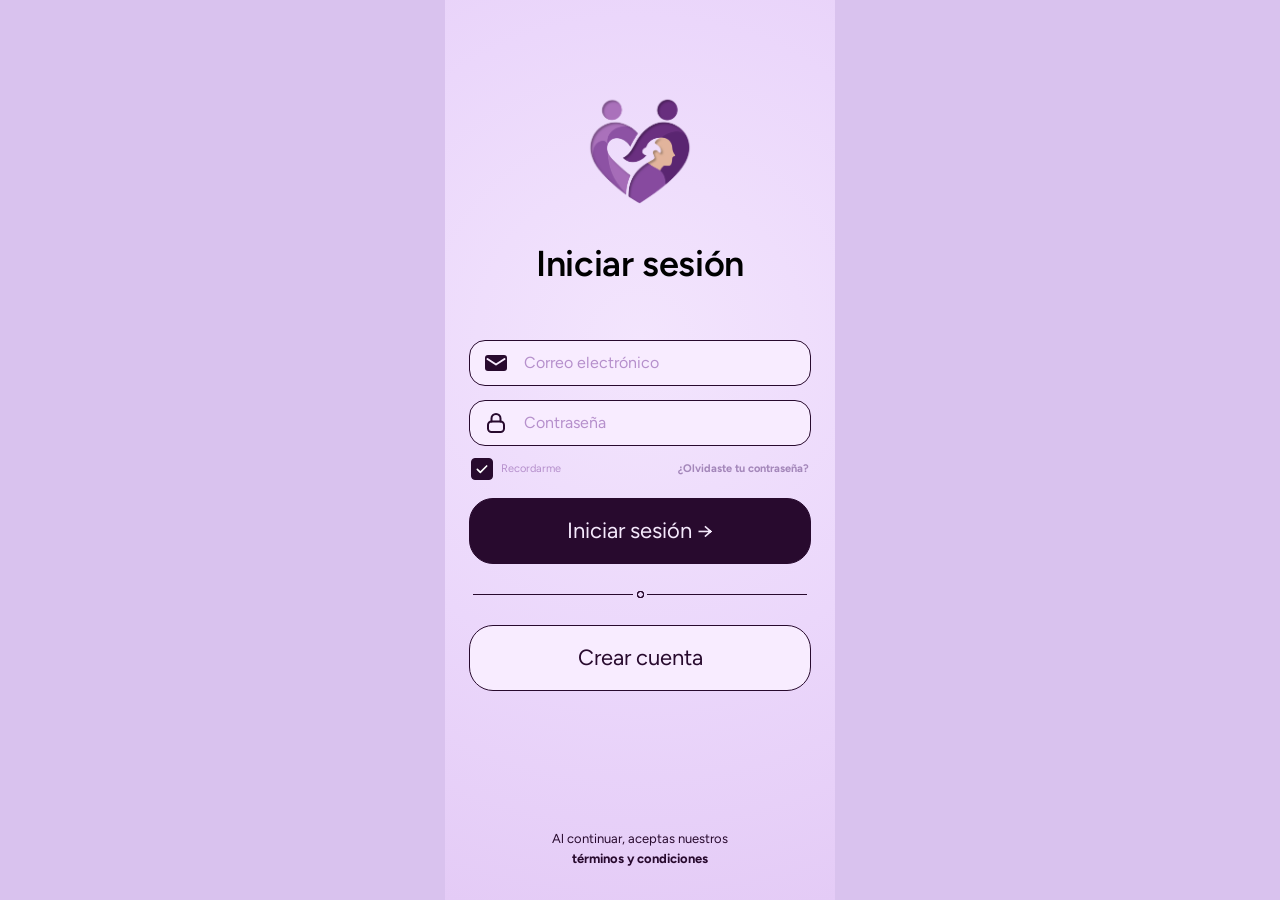
<file: index.html>
<!DOCTYPE html>
<html lang="es">

<head>
    <meta charset="UTF-8">
    <meta name="viewport" content="width=device-width, initial-scale=1">
    <title>Acompañando</title>
    <link rel="stylesheet" href="./css/style.css">
</head>

<body>

    <main id="login">

        <!-- Logo + título -->
        <header>
            <img src="img/ChatGPT Image 7 sept 2026, 08_02_53 p.m..png" alt="Logo de la app">
            <h1>Iniciar sesión</h1>
        </header>

        <!-- Formulario -->
        <section>
            <div>
                <label for="correo">Correo electrónico</label>
                <input type="email" id="correo" name="correo" placeholder="Correo electrónico" autocomplete="email">
            </div>

            <div>
                <label for="contrasena">Contraseña</label>
                <input type="password" id="contrasena" name="contrasena" placeholder="Contraseña"
                    autocomplete="current-password">
            </div>

            <div>
                <input type="checkbox" id="recordarme" name="recordarme" checked>
                <label for="recordarme">Recordarme</label>
                <a href="recuperar.html">¿Olvidaste tu contraseña?</a>
            </div>

            <a href="./html/home.html"><button type="button">Iniciar sesión →</button></a>

            <hr>

            <a href="./html/singup.html"><button type="button">Crear cuenta</button></a>
        </section>

        <!-- Términos -->
        <footer>
            <p>Al continuar, aceptas nuestros <a href="./html/terminos.html">términos y condiciones</a></p>
        </footer>

    </main>

</body>

</html>
</file>
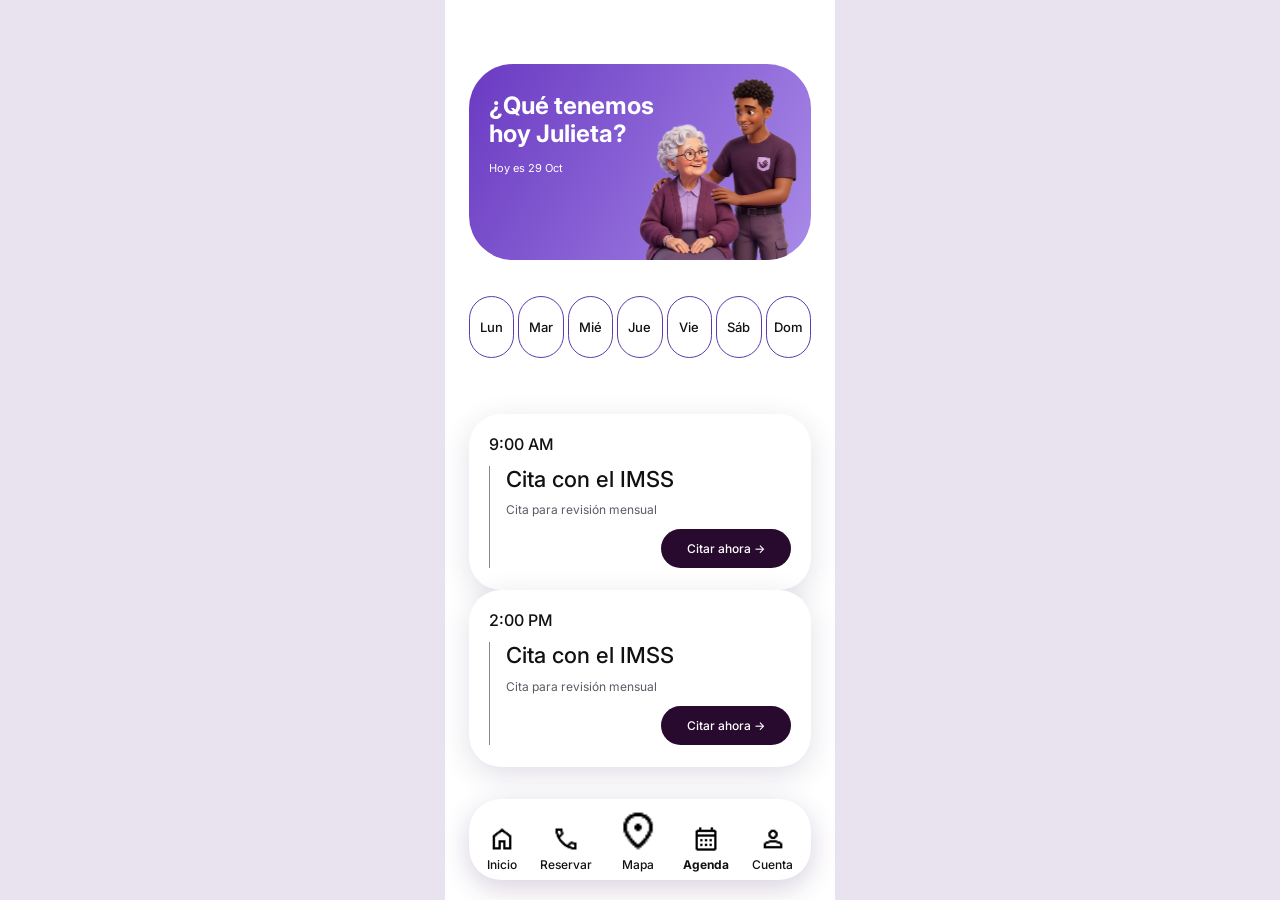
<file: html/agenda.html>
<!DOCTYPE html>
<html lang="es">
<head>
  <meta charset="UTF-8">
  <meta name="viewport" content="width=device-width, initial-scale=1">
  <title>Agenda</title>
  <link rel="stylesheet" href="../css/agenda.css">
</head>
<body>

  <main id="agenda">

    <!-- Banner -->
    <header>
      <div>
        <h1>¿Qué tenemos hoy Julieta?</h1>
        <p>Hoy es 29 Oct</p>
      </div>
      <img src="../img/Gemini_Generated_Image_pz3wopz3wopz3wop.png" alt="Ilustración de un ayudante acompañando a una adulta mayor">
    </header>

    <!-- Selector de días de la semana -->
    <section id="dias">
      <h2>Días de la semana</h2>
      <ul>
        <li><button type="button">Lun</button></li>
        <li><button type="button">Mar</button></li>
        <li><button type="button">Mié</button></li>
        <li><button type="button">Jue</button></li>
        <li><button type="button">Vie</button></li>
        <li><button type="button">Sáb</button></li>
        <li><button type="button">Dom</button></li>
      </ul>
    </section>

    <!-- Citas del día -->
    <section id="citas">
      <h2>Citas del día</h2>

      <article>
        <time datetime="09:00">9:00 AM</time>
        <div>
          <h3>Cita con el IMSS</h3>
          <p>Cita para revisión mensual</p>
          <a href="/html/cita.html"><button type="button">Citar ahora →</button></a>
        </div>
      </article>

        <article>
            <time datetime="14:00">2:00 PM</time>
            <div>
            <h3>Cita con el IMSS</h3>
            <p>Cita para revisión mensual</p>
            <a href="/html/cita.html"><button type="button">Citar ahora →</button></a>
            </div>
    </section>

    <!-- Navegación inferior -->
    <nav aria-label="Navegación principal">
      <ul>
        <li>
          <a href="home.html">
            <img src="../img/home_24dp_E3E3E3_FILL0_wght400_GRAD0_opsz24.png" alt="">
            <span>Inicio</span>
          </a>
        </li>
        <li>
          <a href="reserva.html">
            <img src="../img/call_24dp_E3E3E3_FILL0_wght400_GRAD0_opsz24.png" alt="">
            <span>Reservar</span>
          </a>
        </li>
        <li>
          <a href="mapa.html">
            <img src="../img/location_on_24dp_E3E3E3_FILL0_wght400_GRAD0_opsz24.png" alt="">
            <span>Mapa</span>
          </a>
        </li>
        <li>
          <a href="agenda.html" aria-current="page">
            <img src="../img/calendar_month_24dp_E3E3E3_FILL0_wght400_GRAD0_opsz24.png" alt="">
            <span>Agenda</span>
          </a>
        </li>
        <li>
          <a href="cuenta.html">
            <img src="../img/person_24dp_E3E3E3_FILL0_wght400_GRAD0_opsz24.png" alt="">
            <span>Cuenta</span>
          </a>
        </li>
      </ul>
    </nav>

  </main>

</body>
</html>
</file>
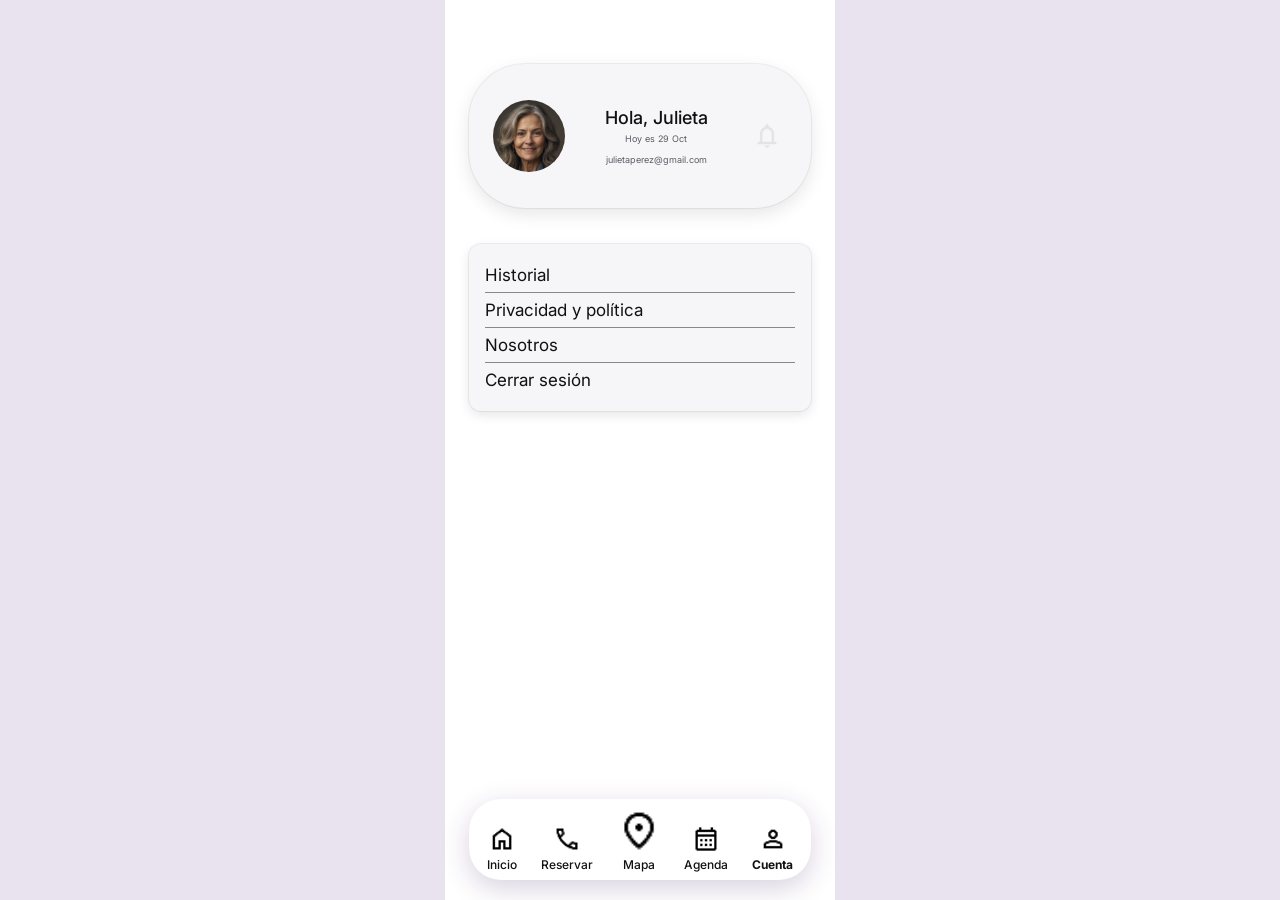
<file: html/cuenta.html>
<!DOCTYPE html>
<html lang="es">
<head>
  <meta charset="UTF-8">
  <meta name="viewport" content="width=device-width, initial-scale=1">
  <title>Cuenta</title>
  <link rel="stylesheet" href="../css/cuenta.css">
</head>
<body>

  <main id="cuenta">

    <!-- Tarjeta de perfil -->
    <header>
      <img src="../img/perfil.png" alt="Foto de perfil de Julieta">
      <div>
        <h1>Hola, Julieta</h1>
        <p>Hoy es 29 Oct</p>
        <small>julietaperez@gmail.com</small>
      </div>
      <button type="button" aria-label="Notificaciones">
        <img src="../img/notifications_24dp_E3E3E3_FILL0_wght400_GRAD0_opsz24 (1).png" alt="">
      </button>
    </header>

    <!-- Opciones de la cuenta -->
    <section>
      <h2>Opciones de la cuenta</h2>
      <ul>
        <li><a href="/html/historial.html">Historial</a></li>
        <li><a href="/html/privacidad.html">Privacidad y política</a></li>
        <li><a href="/html/nosotros.html">Nosotros</a></li>
        <li><a href="/html/login.html">Cerrar sesión</a></li>
      </ul>
    </section>

    <!-- Navegación inferior -->
    <nav aria-label="Navegación principal">
      <ul>
        <li>
          <a href="home.html">
            <img src="../img/home_24dp_E3E3E3_FILL0_wght400_GRAD0_opsz24.png" alt="">
            <span>Inicio</span>
          </a>
        </li>
        <li>
          <a href="reserva.html">
            <img src="../img/call_24dp_E3E3E3_FILL0_wght400_GRAD0_opsz24.png" alt="">
            <span>Reservar</span>
          </a>
        </li>
        <li>
          <a href="mapa.html">
            <img src="../img/location_on_24dp_E3E3E3_FILL0_wght400_GRAD0_opsz24.png" alt="">
            <span>Mapa</span>
          </a>
        </li>
        <li>
          <a href="agenda.html">
            <img src="../img/calendar_month_24dp_E3E3E3_FILL0_wght400_GRAD0_opsz24.png" alt="">
            <span>Agenda</span>
          </a>
        </li>
        <li>
          <a href="cuenta.html" aria-current="page">
            <img src="../img/person_24dp_E3E3E3_FILL0_wght400_GRAD0_opsz24.png" alt="">
            <span>Cuenta</span>
          </a>
        </li>
      </ul>
    </nav>

  </main>

</body>
</html>
</file>
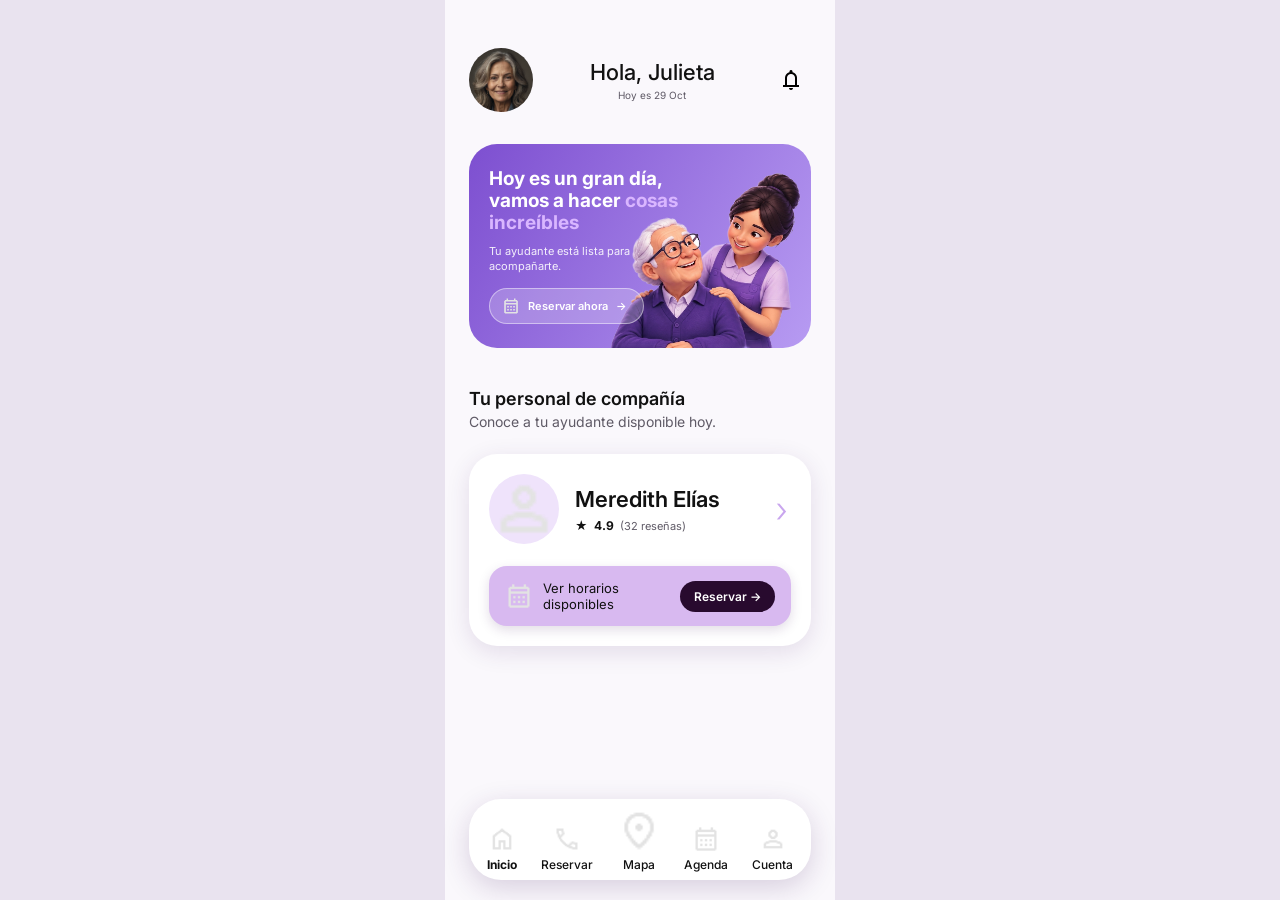
<file: html/home.html>
<!DOCTYPE html>
<html lang="es">

<head>
    <meta charset="UTF-8">
    <meta name="viewport" content="width=device-width, initial-scale=1">
    <title>Inicio</title>
    <link rel="stylesheet" href="../css/home.css">
    <link rel="stylesheet"
        href="https://fonts.googleapis.com/css2?family=Material+Symbols+Outlined:opsz,wght,FILL,GRAD@20..48,100..700,0..1,-50..200&icon_names=notifications" />
    <link rel="stylesheet"
        href="https://fonts.googleapis.com/css2?family=Material+Symbols+Outlined:opsz,wght,FILL,GRAD@24,400,0,0&icon_names=notifications" />
</head>

<body>

    <main id="inicio">

        <!-- Encabezado: avatar, saludo y notificaciones -->
        <header>
            <img src="../img/perfil.png" alt="Foto de perfil de Julieta">
            <div>
                <h1>Hola, Julieta</h1>
                <p>Hoy es 29 Oct</p>
            </div>
            <button type="button" aria-label="Notificaciones">
                <span class="material-symbols-outlined">
                    notifications
                </span>
            </button>
        </header>

        <!-- Banner principal -->
        <section id="banner">
            <div>
                <h2>Hoy es un gran día, vamos a hacer <span>cosas increíbles</span></h2>
                <p>Tu ayudante está lista para acompañarte.</p>
                <a href="reservar.html">
                    <img src="../img/calendar_month_24dp_E3E3E3_FILL0_wght400_GRAD0_opsz24.png" alt="">
                    <span>Reservar ahora</span>
                    <span aria-hidden="true">→</span>
                </a>
            </div>
            <img src="../img/abuelitos.png" alt="Ilustración de una ayudante acompañando a un adulto mayor">
        </section>

        <!-- Personal de compañía -->
        <section id="personal">
            <h2>Tu personal de compañía</h2>
            <p>Conoce a tu ayudante disponible hoy.</p>

            <article>
                <div>
                    <img src="../img/person_24dp_E3E3E3_FILL0_wght400_GRAD0_opsz24.png" alt="Foto de Meredith Elías">
                    <div>
                        <h3>Meredith Elías</h3>
                        <p>
                            <span aria-hidden="true">★</span>
                            <strong>4.9</strong>
                            <small>(32 reseñas)</small>
                        </p>
                    </div>
                    <a href="perfil-ayudante.html" aria-label="Ver perfil de Meredith Elías">›</a>
                </div>

                <aside>
                    <img src="../img/calendar_month_24dp_E3E3E3_FILL0_wght400_GRAD0_opsz24.png" alt="">
                    <p>Ver horarios disponibles</p>
                    <a href="reservar.html"><button type="button">Reservar →</button></a>
                </aside>
            </article>
        </section>

        <!-- Navegación inferior -->
        <nav aria-label="Navegación principal">
            <ul>
                <li>
                    <a href="home.html" aria-current="page">
                        <img src="../img/home_24dp_E3E3E3_FILL0_wght400_GRAD0_opsz24.png" alt="">
                        <span>Inicio</span>
                    </a>
                </li>
                <li>
                    <a href="reserva.html">
                        <img src="../img/call_24dp_E3E3E3_FILL0_wght400_GRAD0_opsz24.png" alt="">
                        <span>Reservar</span>
                    </a>
                </li>
                <li>
                    <a href="mapa.html">
                        <img src="../img/location_on_24dp_E3E3E3_FILL0_wght400_GRAD0_opsz24.png" alt="">
                        <span>Mapa</span>
                    </a>
                </li>
                <li>
                    <a href="agenda.html">
                        <img src="../img/calendar_month_24dp_E3E3E3_FILL0_wght400_GRAD0_opsz24.png" alt="">
                        <span>Agenda</span>
                    </a>
                </li>
                <li>
                    <a href="cuenta.html">
                        <img src="../img/person_24dp_E3E3E3_FILL0_wght400_GRAD0_opsz24.png" alt="">
                        <span>Cuenta</span>
                    </a>
                </li>
            </ul>
        </nav>

    </main>

</body>

</html>
</file>
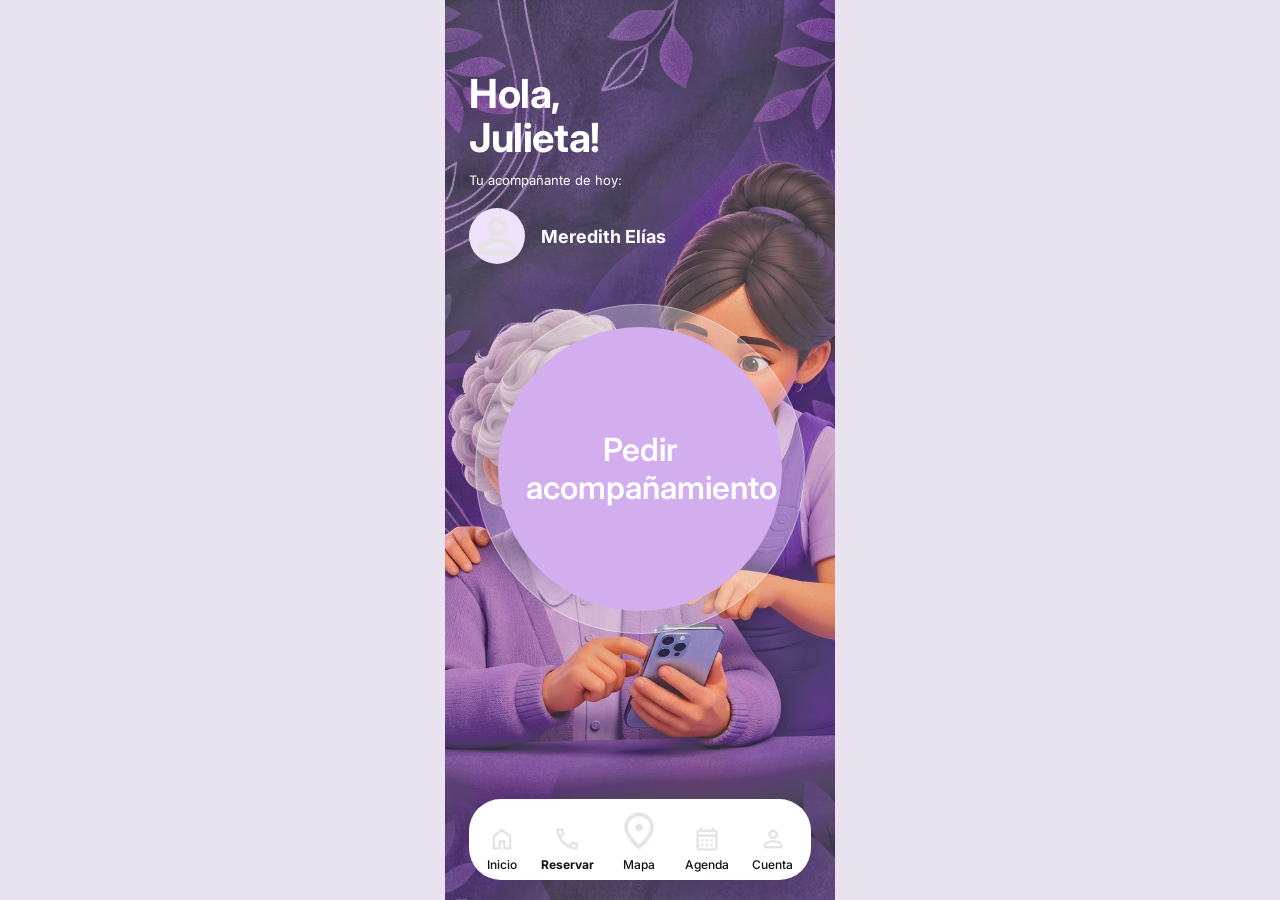
<file: html/reserva.html>
<!DOCTYPE html>
<html lang="es">
<head>
  <meta charset="UTF-8">
  <meta name="viewport" content="width=device-width, initial-scale=1">
  <title>Reservar</title>
  <link rel="stylesheet" href="../css/reserva.css"">
</head>
<body>

  <main id="reservar">

    <!-- Imagen de fondo (ilustración con hojas, ayudante y adulta mayor) -->
    <img id="fondo" src="../img/abuelitafondo.png" alt="">

    <!-- Saludo y acompañante del día -->
    <header>
      <h1>Hola, Julieta!</h1>
      <p>Tu acompañante de hoy:</p>

      <div>
        <img src="../img/person_24dp_E3E3E3_FILL0_wght400_GRAD0_opsz24.png" alt="Foto de Meredith Elías">
        <span>Meredith Elías</span>
      </div>
    </header>

    <!-- Botón principal circular -->
    <section>
      <div>
        <button type="button">Pedir acompañamiento</button>
      </div>
    </section>

    <!-- Navegación inferior -->
    <nav aria-label="Navegación principal">
      <ul>
        <li>
          <a href="home.html">
            <img src="../img/home_24dp_E3E3E3_FILL0_wght400_GRAD0_opsz24.png" alt="">
            <span>Inicio</span>
          </a>
        </li>
        <li>
          <a href="reserva.html" aria-current="page">
            <img src="../img/call_24dp_E3E3E3_FILL0_wght400_GRAD0_opsz24.png" alt="">
            <span>Reservar</span>
          </a>
        </li>
        <li>
          <a href="mapa.html">
            <img src="../img/location_on_24dp_E3E3E3_FILL0_wght400_GRAD0_opsz24.png" alt="">
            <span>Mapa</span>
          </a>
        </li>
        <li>
          <a href="agenda.html">
            <img src="../img/calendar_month_24dp_E3E3E3_FILL0_wght400_GRAD0_opsz24.png" alt="">
            <span>Agenda</span>
          </a>
        </li>
        <li>
          <a href="cuenta.html">
            <img src="../img/person_24dp_E3E3E3_FILL0_wght400_GRAD0_opsz24.png" alt="">
            <span>Cuenta</span>
          </a>
        </li>
      </ul>
    </nav>

  </main>

</body>
</html>
</file>
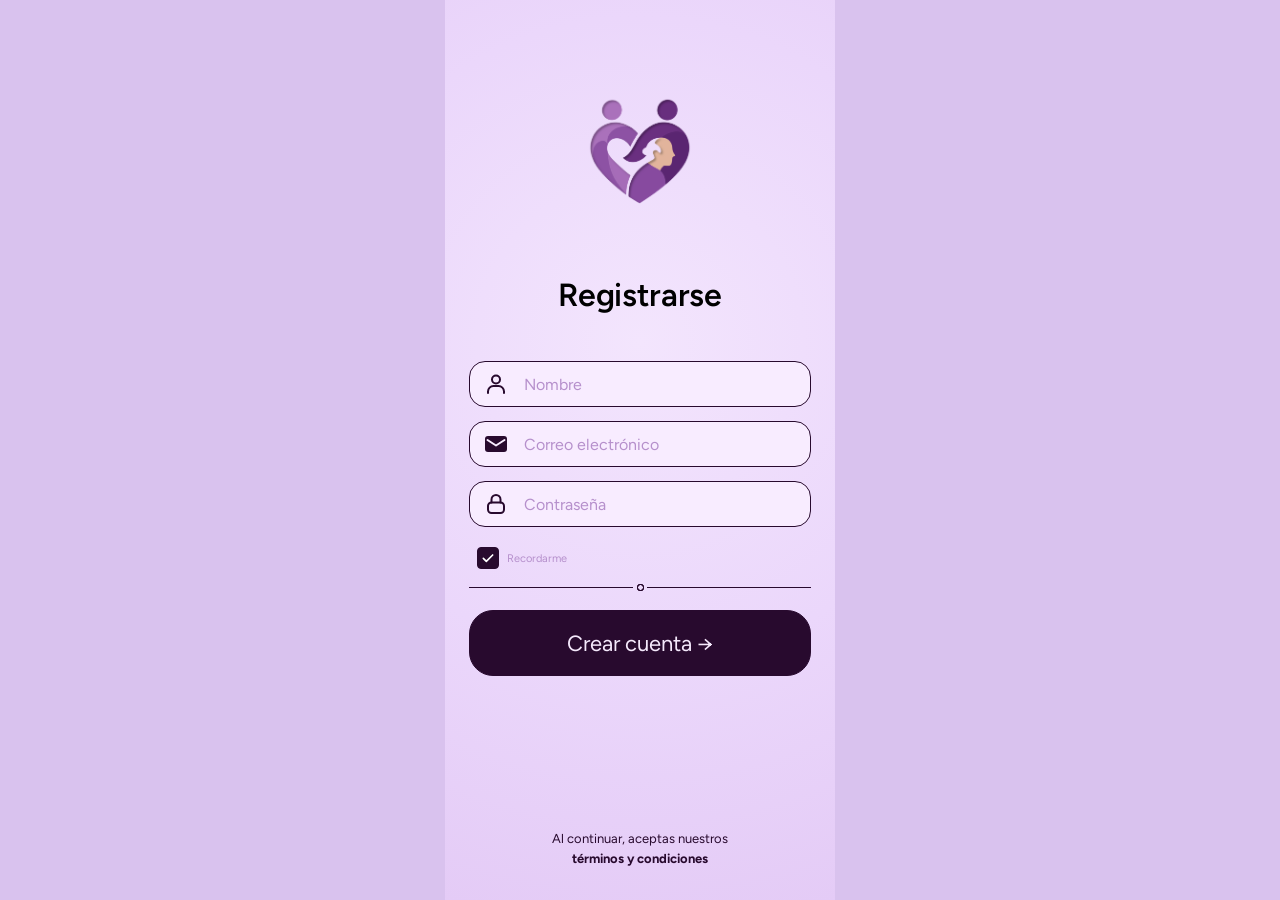
<file: html/singup.html>
<!DOCTYPE html>
<html lang="es">
<head>
  <meta charset="UTF-8">
  <meta name="viewport" content="width=device-width, initial-scale=1">
  <title>Registrarse</title>
  <link rel="stylesheet" href="/css/registro.css">
</head>
<body>

  <main id="registro">

    <!-- Logo + título -->
    <header>
      <img src="/img/ChatGPT Image 7 sept 2026, 08_02_53 p.m..png" alt="Logo de la app">
      <h1>Registrarse</h1>
    </header>

    <!-- Formulario -->
    <section>
      <div>
        <label for="nombre">Nombre</label>
        <input type="text" id="nombre" name="nombre" placeholder="Nombre" autocomplete="name">
      </div>

      <div>
        <label for="correo">Correo electrónico</label>
        <input type="email" id="correo" name="correo" placeholder="Correo electrónico" autocomplete="email">
      </div>

      <div>
        <label for="contrasena">Contraseña</label>
        <input type="password" id="contrasena" name="contrasena" placeholder="Contraseña" autocomplete="new-password">
      </div>

      <div>
        <input type="checkbox" id="recordarme" name="recordarme" checked>
        <label for="recordarme">Recordarme</label>
      </div>

      <hr>

      <a href="home.html"><button type="button">Crear cuenta →</button></a>
    </section>

    <!-- Términos -->
    <footer>
      <p>Al continuar, aceptas nuestros <a href="terminos.html">términos y condiciones</a></p>
    </footer>

  </main>

</body>
</html>
</file>
<file: css/style.css>
@import url('https://fonts.googleapis.com/css2?family=Figtree:wght@400;500;600;700&display=swap');

/* ============ Variables ============ */
:root {
  --ink: #280a2e;          /* morado casi negro: botón, bordes, iconos */
  --lavender: #ebd7fb;     /* fondo de la pantalla */
  --lavender-glow: #f3e5fd;/* brillo central del fondo */
  --lavender-edge: #e4cbf6;/* bordes del fondo */
  --field: #f8ecff;        /* fondo de inputs y botón secundario */
  --muted: #b690cc;        /* placeholders y textos secundarios */
  --muted-strong: #a487ba; /* "¿Olvidaste tu contraseña?" */
}

/* ============ Reset básico ============ */
*,
*::before,
*::after {
  box-sizing: border-box;
  margin: 0;
  padding: 0;
}

body {
  font-family: 'Figtree', system-ui, -apple-system, 'Segoe UI', sans-serif;
  color: var(--ink);
  background: #d9c2ee;
  -webkit-font-smoothing: antialiased;
}

a {
  color: inherit;
  text-decoration: none;
}

/* ============ Pantalla de login ============ */
#login {
  width: 100%;
  max-width: 390px;
  min-height: 100vh;
  margin: 0 auto;
  padding: 72px 24px 32px;
  display: flex;
  flex-direction: column;
  align-items: center;
  background: radial-gradient(
    circle at 50% 38%,
    var(--lavender-glow) 0%,
    var(--lavender) 55%,
    var(--lavender-edge) 100%
  );
}

/* ---------- Encabezado: logo + título ---------- */
#login > header {
  display: flex;
  flex-direction: column;
  align-items: center;
  gap: 22px;
}

#login > header img {
  width: 150px;
  height: auto;
  display: block;
}

#login > header h1 {
  font-size: 2.25rem;
  font-weight: 600;
  letter-spacing: -0.01em;
  line-height: 1.1;
  color: #000;
}

/* ---------- Formulario ---------- */
#login > section {
  width: 100%;
  margin-top: 56px;
  display: flex;
  flex-direction: column;
  gap: 14px;
}

/* Las etiquetas se ocultan visualmente pero siguen disponibles
   para lectores de pantalla (el diseño usa solo placeholder + icono) */
#login label[for="correo"],
#login label[for="contrasena"] {
  position: absolute;
  width: 1px;
  height: 1px;
  overflow: hidden;
  clip: rect(0 0 0 0);
  white-space: nowrap;
}

#login input[type="email"],
#login input[type="password"] {
  width: 100%;
  height: 46px;
  padding: 0 16px 0 54px;
  font: inherit;
  font-size: 1rem;
  color: var(--ink);
  background-color: var(--field);
  background-repeat: no-repeat;
  background-position: 14px center;
  background-size: 24px 24px;
  border: 1px solid var(--ink);
  border-radius: 16px;
  outline: none;
}

#login input::placeholder {
  color: var(--muted);
  opacity: 1;
}

#login input[type="email"] {
  background-image: url("data:image/svg+xml,%3Csvg xmlns='http://www.w3.org/2000/svg' viewBox='0 0 24 24'%3E%3Crect x='1' y='4' width='22' height='16' rx='3' fill='%23280a2e'/%3E%3Cpath d='M3.5 8l8.5 5.5L20.5 8' fill='none' stroke='%23f8ecff' stroke-width='2' stroke-linecap='round' stroke-linejoin='round'/%3E%3C/svg%3E");
}

#login input[type="password"] {
  background-image: url("data:image/svg+xml,%3Csvg xmlns='http://www.w3.org/2000/svg' viewBox='0 0 24 24'%3E%3Cpath d='M7.5 10.5V7.5a4.5 4.5 0 0 1 9 0v3' fill='none' stroke='%23280a2e' stroke-width='2' stroke-linecap='round'/%3E%3Crect x='4' y='10.5' width='16' height='10.5' rx='3.5' fill='none' stroke='%23280a2e' stroke-width='2'/%3E%3C/svg%3E");
}

#login input[type="email"]:focus-visible,
#login input[type="password"]:focus-visible {
  box-shadow: 0 0 0 3px rgba(40, 10, 46, 0.25);
}

/* ---------- Recordarme + olvidaste contraseña ---------- */
#login > section > div:nth-of-type(3) {
  display: flex;
  align-items: center;
  margin-top: -2px;
  padding: 0 2px;
  font-size: 0.6875rem;
}

#login input[type="checkbox"] {
  appearance: none;
  -webkit-appearance: none;
  flex: none;
  width: 22px;
  height: 22px;
  background-color: var(--field);
  background-repeat: no-repeat;
  background-position: center;
  background-size: 16px 16px;
  border: 1px solid var(--ink);
  border-radius: 4px;
  cursor: pointer;
}

#login input[type="checkbox"]:checked {
  background-color: var(--ink);
  background-image: url("data:image/svg+xml,%3Csvg xmlns='http://www.w3.org/2000/svg' viewBox='0 0 24 24'%3E%3Cpath d='M5 12.5l4.5 4.5L19 7.5' fill='none' stroke='%23ffffff' stroke-width='2.5' stroke-linecap='round' stroke-linejoin='round'/%3E%3C/svg%3E");
}

#login input[type="checkbox"]:focus-visible {
  outline: 3px solid rgba(40, 10, 46, 0.35);
  outline-offset: 2px;
}

#login label[for="recordarme"] {
  margin: 0 auto 0 8px;
  color: var(--muted);
  cursor: pointer;
}

#login > section > div:nth-of-type(3) a {
  font-weight: 700;
  color: var(--muted-strong);
}

#login > section > div:nth-of-type(3) a:hover {
  color: var(--ink);
}

/* ---------- Botones ---------- */
#login > section > a {
  display: block;
}

#login button {
  width: 100%;
  height: 66px;
  font: inherit;
  font-size: 1.375rem;
  font-weight: 400;
  border-radius: 24px;
  cursor: pointer;
  transition: transform 0.12s ease, filter 0.12s ease;
}

#login button:active {
  transform: scale(0.98);
}

#login button:focus-visible {
  outline: 3px solid rgba(40, 10, 46, 0.35);
  outline-offset: 3px;
}

/* Botón principal: "Iniciar sesión →" */
#login > section > a:nth-of-type(1) button {
  margin-top: 4px;
  color: #f5e9fc;
  background: var(--ink);
  border: 1px solid var(--ink);
}

#login > section > a:nth-of-type(1) button:hover {
  filter: brightness(1.25);
}

/* Botón secundario: "Crear cuenta" */
#login > section > a:nth-of-type(2) button {
  color: var(--ink);
  background: var(--field);
  border: 1px solid var(--ink);
}

#login > section > a:nth-of-type(2) button:hover {
  background: #fff;
}

/* ---------- Divisor con círculo central ---------- */
#login hr {
  width: calc(100% - 8px);
  height: 9px;
  margin: 12px auto;
  border: 0;
  background:
    radial-gradient(circle, transparent 2px, var(--ink) 2.5px, var(--ink) 3.5px, transparent 4px) center / 9px 9px no-repeat,
    linear-gradient(var(--ink), var(--ink)) left center / calc(50% - 7px) 1px no-repeat,
    linear-gradient(var(--ink), var(--ink)) right center / calc(50% - 7px) 1px no-repeat;
}

/* ---------- Pie: términos y condiciones ---------- */
#login > footer {
  margin-top: auto;
  padding-top: 40px;
  text-align: center;
  font-size: 0.8125rem;
  line-height: 1.5;
  color: var(--ink);
}

#login > footer a {
  display: block;
  font-weight: 700;
}

#login > footer a:hover {
  text-decoration: underline;
}

/* ---------- Pantallas muy pequeñas ---------- */
@media (max-width: 360px) {
  #login {
    padding: 48px 16px 24px;
  }

  #login > header h1 {
    font-size: 2rem;
  }

  #login button {
    height: 58px;
    font-size: 1.25rem;
  }
}
</file>
<file: css/agenda.css>
@import url('https://fonts.googleapis.com/css2?family=Inter:wght@400;500;600;700&display=swap');

/* ============ Variables ============ */
:root {
  --ink: #280a2e;          /* morado casi negro: botones */
  --text: #111;
  --muted: #5f5a66;
  --page: #ffffff;
  --card: #ffffff;
  --day-border: #5b3bb0;   /* borde de los días */
  --day-active: #5b3bb0;   /* día seleccionado */
  --banner-from: #6a3ac2;
  --banner-to: #a98ae8;
}

/* ============ Reset básico ============ */
*,
*::before,
*::after {
  box-sizing: border-box;
  margin: 0;
  padding: 0;
}

body {
  font-family: 'Inter', system-ui, -apple-system, 'Segoe UI', sans-serif;
  color: var(--text);
  background: #e9e3ef;
  -webkit-font-smoothing: antialiased;
}

a {
  color: inherit;
  text-decoration: none;
}

button {
  font: inherit;
  cursor: pointer;
}

/* Texto solo para lectores de pantalla */
#agenda h2 {
  position: absolute;
  width: 1px;
  height: 1px;
  overflow: hidden;
  clip: rect(0 0 0 0);
  white-space: nowrap;
}

/* ============ Pantalla Agenda ============ */
#agenda {
  position: relative;
  width: 100%;
  max-width: 390px;
  min-height: 100vh;
  margin: 0 auto;
  padding: 64px 24px 130px; /* espacio inferior para la barra flotante */
  background: var(--page);
}

/* ---------- Banner ---------- */
#agenda > header {
  position: relative;
  min-height: 196px;
  overflow: hidden;
  border-radius: 44px;
  background: linear-gradient(120deg, var(--banner-from) 0%, var(--banner-to) 100%);
  color: #fff;
}

#agenda > header > div {
  position: relative;
  z-index: 1;
  max-width: 58%;
  padding: 28px 0 28px 20px;
}

#agenda > header h1 {
  font-size: 1.5rem;
  font-weight: 700;
  line-height: 1.15;
}

#agenda > header p {
  margin-top: 14px;
  font-size: 0.6875rem;
}

/* Ilustración pegada abajo a la derecha */
#agenda > header > img {
  position: absolute;
  right: 0;
  bottom: 0;
  height: 100%;
  width: auto;
  max-width: 64%;
  object-fit: contain;
  object-position: right bottom;
}

/* ---------- Días de la semana ---------- */
#dias {
  margin-top: 36px;
}

#dias ul {
  display: flex;
  justify-content: space-between;
  gap: 4px;
  list-style: none;
}

#dias button {
  width: 100%;
  min-width: 38px;
  height: 62px;
  padding: 0 2px;
  font-size: 0.8125rem;
  font-weight: 500;
  color: var(--text);
  background: transparent;
  border: 1px solid var(--day-border);
  border-radius: 999px;
  transition: background-color 0.15s ease, color 0.15s ease;
}

#dias li {
  flex: 1;
}

#dias button:hover {
  background: rgba(91, 59, 176, 0.08);
}

/* Día seleccionado: usa aria-pressed="true" o la clase "activo" */
#dias button[aria-pressed="true"],
#dias button.activo {
  color: #fff;
  background: var(--day-active);
}

#dias button:focus-visible {
  outline: 3px solid rgba(91, 59, 176, 0.4);
  outline-offset: 2px;
}

/* ---------- Tarjeta de la cita ---------- */
#citas {
  margin-top: 56px;
}

#citas article {
  padding: 20px 20px 22px;
  background: var(--card);
  border-radius: 32px;
  box-shadow: 0 8px 30px rgba(40, 20, 80, 0.14);
}

#citas time {
  display: block;
  font-size: 1rem;
  font-weight: 500;
}

#citas article > div {
  display: flex;
  flex-direction: column;
  margin-top: 12px;
  padding-left: 16px;
  border-left: 1px solid #8a8590;
}

#citas h3 {
  font-size: 1.375rem;
  font-weight: 500;
  line-height: 1.2;
}

#citas article p {
  margin-top: 10px;
  font-size: 0.75rem;
  color: var(--muted);
}

#citas article a {
  align-self: flex-end;
  margin-top: 12px;
}

#citas article button {
  padding: 12px 26px;
  font-size: 0.75rem;
  font-weight: 500;
  color: #fff;
  background: var(--ink);
  border: 0;
  border-radius: 999px;
  transition: filter 0.15s ease, transform 0.12s ease;
}

#citas article button:hover {
  filter: brightness(1.25);
}

#citas article button:active {
  transform: scale(0.97);
}

#citas article button:focus-visible {
  outline: 3px solid rgba(40, 10, 46, 0.35);
  outline-offset: 3px;
}

/* ---------- Navegación inferior flotante ---------- */
#agenda > nav {
  position: fixed;
  left: 50%;
  bottom: 20px;
  transform: translateX(-50%);
  width: min(342px, calc(100vw - 48px));
  padding: 10px 18px 8px;
  background: var(--card);
  border-radius: 32px;
  box-shadow: 0 8px 28px rgba(60, 20, 90, 0.2);
  z-index: 10;
}

#agenda > nav ul {
  display: flex;
  align-items: flex-end;
  justify-content: space-between;
  list-style: none;
}

#agenda > nav a {
  display: flex;
  flex-direction: column;
  align-items: center;
  gap: 4px;
  font-size: 0.75rem;
  font-weight: 500;
  color: var(--text);
}

/* Los iconos descargados son gris claro (E3E3E3):
   este filtro los vuelve oscuros como en el diseño */
#agenda > nav a img {
  width: 28px;
  height: 28px;
  filter: brightness(0);
}

/* "Mapa" va al centro, más grande */
#agenda > nav li:nth-child(3) a img {
  width: 44px;
  height: 44px;
}

#agenda > nav a[aria-current="page"] {
  font-weight: 700;
}

#agenda > nav a:focus-visible {
  outline: 3px solid rgba(40, 10, 46, 0.35);
  outline-offset: 3px;
  border-radius: 12px;
}

/* ---------- Pantallas muy pequeñas ---------- */
@media (max-width: 360px) {
  #agenda {
    padding: 40px 16px 130px;
  }

  #agenda > header h1 {
    font-size: 1.25rem;
  }

  #dias button {
    min-width: 34px;
    height: 56px;
    font-size: 0.75rem;
  }
}
</file>
<file: css/cuenta.css>
@import url('https://fonts.googleapis.com/css2?family=Inter:wght@400;500;600;700&display=swap');

/* ============ Variables ============ */
:root {
  --ink: #280a2e;          /* morado casi negro */
  --text: #111;
  --muted: #5f5a66;
  --page: #ffffff;
  --card: #ffffff;
  --surface: #f6f5f7;      /* fondo gris muy claro de las tarjetas */
  --line: #8a8590;         /* líneas separadoras de la lista */
}

/* ============ Reset básico ============ */
*,
*::before,
*::after {
  box-sizing: border-box;
  margin: 0;
  padding: 0;
}

body {
  font-family: 'Inter', system-ui, -apple-system, 'Segoe UI', sans-serif;
  color: var(--text);
  background: #e9e3ef;
  -webkit-font-smoothing: antialiased;
}

a {
  color: inherit;
  text-decoration: none;
}

button {
  font: inherit;
  cursor: pointer;
}

/* Texto solo para lectores de pantalla */
#cuenta > section > h2 {
  position: absolute;
  width: 1px;
  height: 1px;
  overflow: hidden;
  clip: rect(0 0 0 0);
  white-space: nowrap;
}

/* ============ Pantalla Cuenta ============ */
#cuenta {
  position: relative;
  width: 100%;
  max-width: 390px;
  min-height: 100vh;
  margin: 0 auto;
  padding: 64px 24px 130px; /* espacio inferior para la barra flotante */
  background: var(--page);
}

/* ---------- Tarjeta de perfil ---------- */
#cuenta > header {
  display: flex;
  align-items: center;
  gap: 16px;
  padding: 36px 24px;
  background: var(--surface);
  border-radius: 56px;
  box-shadow:
    0 0 0 1px rgba(0, 0, 0, 0.06),
    0 6px 18px rgba(0, 0, 0, 0.1);
}

#cuenta > header > img {
  flex: none;
  width: 72px;
  height: 72px;
  border-radius: 50%;
  object-fit: cover;
}

#cuenta > header > div {
  flex: 1;
  min-width: 0;
  text-align: center;
}

#cuenta > header h1 {
  font-size: 1.125rem;
  font-weight: 500;
  line-height: 1.2;
}

#cuenta > header p {
  margin-top: 4px;
  font-size: 0.5625rem;
  color: var(--muted);
}

#cuenta > header small {
  display: block;
  margin-top: 10px;
  font-size: 0.5625rem;
  color: var(--muted);
  overflow-wrap: anywhere;
}

#cuenta > header button {
  flex: none;
  width: 40px;
  height: 40px;
  display: grid;
  place-items: center;
  background: none;
  border: 0;
  border-radius: 50%;
}

#cuenta > header button img {
  width: 28px;
  height: 28px;
}

/* ---------- Lista de opciones ---------- */
#cuenta > section {
  margin-top: 36px;
  padding: 14px 16px;
  background: var(--surface);
  border-radius: 12px;
  box-shadow:
    0 0 0 1px rgba(0, 0, 0, 0.06),
    0 4px 12px rgba(0, 0, 0, 0.1);
}

#cuenta > section ul {
  list-style: none;
}

#cuenta > section li + li {
  border-top: 1px solid var(--line);
}

#cuenta > section li a {
  display: block;
  padding: 7px 0;
  font-size: 1.0625rem;
  font-weight: 400;
}

#cuenta > section li a:hover {
  color: #5b3bb0;
}

#cuenta > section li a:focus-visible {
  outline: 3px solid rgba(40, 10, 46, 0.35);
  outline-offset: 2px;
  border-radius: 6px;
}

/* ---------- Navegación inferior flotante ---------- */
#cuenta > nav {
  position: fixed;
  left: 50%;
  bottom: 20px;
  transform: translateX(-50%);
  width: min(342px, calc(100vw - 48px));
  padding: 10px 18px 8px;
  background: var(--card);
  border-radius: 32px;
  box-shadow: 0 8px 28px rgba(60, 20, 90, 0.2);
  z-index: 10;
}

#cuenta > nav ul {
  display: flex;
  align-items: flex-end;
  justify-content: space-between;
  list-style: none;
}

#cuenta > nav a {
  display: flex;
  flex-direction: column;
  align-items: center;
  gap: 4px;
  font-size: 0.75rem;
  font-weight: 500;
  color: var(--text);
}

/* Los iconos descargados son gris claro (E3E3E3):
   este filtro los vuelve oscuros como en el diseño */
#cuenta > nav a img {
  width: 28px;
  height: 28px;
  filter: brightness(0);
}

/* "Mapa" va al centro, más grande */
#cuenta > nav li:nth-child(3) a img {
  width: 44px;
  height: 44px;
}

#cuenta > nav a[aria-current="page"] {
  font-weight: 700;
}

#cuenta > nav a:focus-visible,
#cuenta > header button:focus-visible {
  outline: 3px solid rgba(40, 10, 46, 0.35);
  outline-offset: 3px;
  border-radius: 12px;
}

/* ---------- Pantallas muy pequeñas ---------- */
@media (max-width: 360px) {
  #cuenta {
    padding: 40px 16px 130px;
  }

  #cuenta > header {
    padding: 28px 16px;
    border-radius: 44px;
  }
}
</file>
<file: css/home.css>
@import url('https://fonts.googleapis.com/css2?family=Inter:wght@400;500;600;700&display=swap');

/* ============ Variables ============ */
:root {
  --ink: #280a2e;            /* morado casi negro: botones, iconos activos */
  --text: #111;              /* texto principal */
  --muted: #5f5a66;          /* texto secundario */
  --page: #faf8fc;           /* fondo de la pantalla */
  --card: #ffffff;
  --lilac: #d8b9f0;          /* bloque "Ver horarios disponibles" */
  --lilac-soft: #efe3fb;     /* fondo del avatar */
  --chevron: #c9a6ee;
  --banner-from: #7d4fd0;
  --banner-to: #b79bf2;
  --banner-accent: #d9b6ff;  /* "cosas increíbles" */
}

/* ============ Reset básico ============ */
*,
*::before,
*::after {
  box-sizing: border-box;
  margin: 0;
  padding: 0;
}

body {
  font-family: 'Inter', system-ui, -apple-system, 'Segoe UI', sans-serif;
  color: var(--text);
  background: #e9e3ef;
  -webkit-font-smoothing: antialiased;
}


.material-symbols-outlined {
  font-variation-settings:
  'FILL' 0,
  'wght' 400,
  'GRAD' 0,
  'opsz' 24
}


a {
  color: inherit;
  text-decoration: none;
}

button {
  font: inherit;
  cursor: pointer;
}

/* ============ Pantalla de inicio ============ */
#inicio {
  position: relative;
  width: 100%;
  max-width: 390px;
  min-height: 100vh;
  margin: 0 auto;
  padding: 48px 24px 130px; /* espacio inferior para la barra flotante */
  background: var(--page);
}

/* ---------- Encabezado ---------- */
#inicio > header {
  display: flex;
  align-items: center;
  gap: 16px;
}

#inicio > header > img {
  flex: none;
  width: 64px;
  height: 64px;
  border-radius: 50%;
  object-fit: cover;
}

#inicio > header > div {
  flex: 1;
  text-align: center;
}

#inicio > header h1 {
  font-size: 1.375rem;
  font-weight: 500;
  line-height: 1.2;
}

#inicio > header p {
  margin-top: 4px;
  font-size: 0.625rem;
  color: var(--muted);
}

#inicio > header button {
  flex: none;
  width: 40px;
  height: 40px;
  display: grid;
  place-items: center;
  background: none;
  border: 0;
  border-radius: 50%;
}

#inicio > header button img {
  width: 28px;
  height: 28px;
}

/* ---------- Banner ---------- */
#banner {
  position: relative;
  min-height: 196px;
  margin-top: 32px;
  overflow: hidden;
  border-radius: 28px;
  background: linear-gradient(120deg, var(--banner-from) 0%, var(--banner-to) 100%);
  color: #fff;
}

#banner > div {
  position: relative;
  z-index: 1;
  max-width: 62%;
  padding: 24px 0 24px 20px;
}

#banner h2 {
  font-size: 1.1875rem;
  font-weight: 700;
  line-height: 1.15;
}

#banner h2 span {
  color: var(--banner-accent);
}

#banner p {
  margin-top: 10px;
  font-size: 0.6875rem;
  line-height: 1.4;
  color: rgba(255, 255, 255, 0.9);
}

#banner a {
  display: inline-flex;
  align-items: center;
  gap: 8px;
  margin-top: 14px;
  padding: 8px 16px 8px 12px;
  font-size: 0.6875rem;
  font-weight: 600;
  color: #fff;
  background: rgba(255, 255, 255, 0.22);
  border: 1px solid rgba(255, 255, 255, 0.45);
  border-radius: 999px;
}

#banner a img {
  width: 18px;
  height: 18px;
}

/* Ilustración pegada abajo a la derecha */
#banner > img {
  position: absolute;
  right: 0;
  bottom: 0;
  height: 100%;
  width: auto;
  max-width: 62%;
  object-fit: contain;
  object-position: right bottom;
}

/* ---------- Tu personal de compañía ---------- */
#personal {
  margin-top: 40px;
}

#personal > h2 {
  font-size: 1.125rem;
  font-weight: 600;
}

#personal > p {
  margin-top: 4px;
  font-size: 0.875rem;
  color: var(--muted);
}

#personal article {
  margin-top: 24px;
  padding: 20px;
  background: var(--card);
  border-radius: 28px;
  box-shadow: 0 6px 24px rgba(60, 20, 90, 0.12);
}

#personal article > div {
  display: flex;
  align-items: center;
  gap: 16px;
}

#personal article > div > img {
  flex: none;
  width: 70px;
  height: 70px;
  border-radius: 50%;
  object-fit: cover;
  background: var(--lilac-soft);
}

#personal article > div > div {
  flex: 1;
}

#personal article h3 {
  font-size: 1.375rem;
  font-weight: 600;
  line-height: 1.2;
}

#personal article > div > div p {
  display: flex;
  align-items: center;
  gap: 6px;
  margin-top: 6px;
  font-size: 0.75rem;
}

#personal article strong {
  font-weight: 700;
}

#personal article small {
  font-size: 0.6875rem;
  color: var(--muted);
}

#personal article > div > a {
  flex: none;
  padding: 0 4px;
  font-size: 2.25rem;
  line-height: 1;
  font-weight: 300;
  color: var(--chevron);
}

/* Bloque "Ver horarios disponibles" */
#personal aside {
  display: flex;
  align-items: center;
  gap: 10px;
  margin-top: 22px;
  padding: 14px 16px;
  background: var(--lilac);
  border-radius: 18px;
  box-shadow: 0 4px 12px rgba(60, 20, 90, 0.15);
}

#personal aside img {
  flex: none;
  width: 28px;
  height: 28px;
}

#personal aside p {
  flex: 1;
  font-size: 0.8125rem;
}

#personal aside button {
  padding: 8px 14px;
  font-size: 0.75rem;
  font-weight: 600;
  color: #fff;
  background: var(--ink);
  border: 0;
  border-radius: 999px;
}

/* ---------- Navegación inferior flotante ---------- */
#inicio > nav {
  position: fixed;
  left: 50%;
  bottom: 20px;
  transform: translateX(-50%);
  width: min(342px, calc(100vw - 48px));
  padding: 10px 18px 8px;
  background: var(--card);
  border-radius: 32px;
  box-shadow: 0 8px 28px rgba(60, 20, 90, 0.18);
}

#inicio > nav ul {
  display: flex;
  align-items: flex-end;
  justify-content: space-between;
  list-style: none;
}

#inicio > nav a {
  display: flex;
  flex-direction: column;
  align-items: center;
  gap: 4px;
  font-size: 0.75rem;
  font-weight: 500;
  color: var(--text);
}

#inicio > nav a img {
  width: 28px;
  height: 28px;
}

/* "Mapa" va al centro, más grande */
#inicio > nav li:nth-child(3) a img {
  width: 44px;
  height: 44px;
}

#inicio > nav a[aria-current="page"] {
  font-weight: 700;
}

#inicio > nav a:focus-visible,
#inicio a:focus-visible,
#inicio button:focus-visible {
  outline: 3px solid rgba(40, 10, 46, 0.35);
  outline-offset: 3px;
  border-radius: 12px;
}

/* ---------- Pantallas muy pequeñas ---------- */
@media (max-width: 360px) {
  #inicio {
    padding: 32px 16px 130px;
  }

  #banner h2 {
    font-size: 1.0625rem;
  }

  #personal article h3 {
    font-size: 1.1875rem;
  }
}
</file>
<file: css/reserva.css>
@import url('https://fonts.googleapis.com/css2?family=Inter:wght@400;500;600;700&display=swap');

/* ============ Variables ============ */
:root {
  --ink: #280a2e;            /* morado casi negro */
  --text: #111;
  --purple-base: #7a55b8;    /* color de respaldo del fondo */
  --lilac: #d2aeef;          /* botón circular */
  --lilac-soft: #efe3fb;     /* fondo del avatar */
  --card: #ffffff;
}

/* ============ Reset básico ============ */
*,
*::before,
*::after {
  box-sizing: border-box;
  margin: 0;
  padding: 0;
}

body {
  font-family: 'Inter', system-ui, -apple-system, 'Segoe UI', sans-serif;
  color: var(--text);
  background: #e9e3ef;
  -webkit-font-smoothing: antialiased;
}

a {
  color: inherit;
  text-decoration: none;
}

button {
  font: inherit;
  cursor: pointer;
}

/* ============ Pantalla Reservar ============ */
#reservar {
  position: relative;
  width: 100%;
  max-width: 390px;
  min-height: 100vh;
  margin: 0 auto;
  padding: 72px 24px 130px; /* espacio inferior para la barra flotante */
  overflow: hidden;
  background: var(--purple-base);
  color: #fff;
}

/* ---------- Fondo ---------- */
#reservar > #fondo {
  position: absolute;
  inset: 0;
  z-index: 0;
  width: 100%;
  height: 100%;
  object-fit: cover;
  object-position: center;
}

/* Capa morada translúcida para que el texto blanco se lea bien */
#reservar::before {
  content: "";
  position: absolute;
  inset: 0;
  z-index: 0;
  background: rgba(110, 70, 170, 0.35);
}

/* Todo el contenido queda por encima del fondo */
#reservar > header,
#reservar > section,
#reservar > nav {
  position: relative;
  z-index: 1;
}

/* ---------- Encabezado ---------- */
#reservar > header h1 {
  max-width: 220px;
  font-size: 2.5rem;
  font-weight: 700;
  line-height: 1.1;
  letter-spacing: -0.01em;
}

#reservar > header p {
  margin-top: 12px;
  font-size: 0.8125rem;
  font-weight: 400;
}

#reservar > header div {
  display: flex;
  align-items: center;
  gap: 16px;
  margin-top: 20px;
}

#reservar > header div img {
  flex: none;
  width: 56px;
  height: 56px;
  border-radius: 50%;
  object-fit: cover;
  background: var(--lilac-soft);
}

#reservar > header div span {
  font-size: 1.125rem;
  font-weight: 700;
}

/* ---------- Botón circular "Pedir acompañamiento" ---------- */
#reservar > section {
  display: flex;
  justify-content: center;
  margin-top: 40px;
}

/* Anillo translúcido exterior */
#reservar > section > div {
  display: grid;
  place-items: center;
  width: min(330px, 88vw);
  aspect-ratio: 1;
  border-radius: 50%;
  background: rgba(255, 255, 255, 0.3);
  box-shadow: inset 0 0 0 1px rgba(255, 255, 255, 0.35);
}

#reservar > section button {
  width: 86%;
  aspect-ratio: 1;
  padding: 0 28px;
  font-size: 2rem;
  font-weight: 600;
  line-height: 1.2;
  color: #fff;
  background: var(--lilac);
  border: 0;
  border-radius: 50%;
  transition: transform 0.15s ease, filter 0.15s ease;
}

#reservar > section button:hover {
  filter: brightness(1.06);
}

#reservar > section button:active {
  transform: scale(0.97);
}

/* ---------- Navegación inferior flotante ---------- */
#reservar > nav {
  position: fixed;
  left: 50%;
  bottom: 20px;
  transform: translateX(-50%);
  width: min(342px, calc(100vw - 48px));
  padding: 10px 18px 8px;
  background: var(--card);
  border-radius: 32px;
  box-shadow: 0 8px 28px rgba(60, 20, 90, 0.25);
  z-index: 2;
}

#reservar > nav ul {
  display: flex;
  align-items: flex-end;
  justify-content: space-between;
  list-style: none;
}

#reservar > nav a {
  display: flex;
  flex-direction: column;
  align-items: center;
  gap: 4px;
  font-size: 0.75rem;
  font-weight: 500;
  color: var(--text);
}

#reservar > nav a img {
  width: 28px;
  height: 28px;
}

/* "Mapa" va al centro, más grande */
#reservar > nav li:nth-child(3) a img {
  width: 44px;
  height: 44px;
}

#reservar > nav a[aria-current="page"] {
  font-weight: 700;
}

/* ---------- Foco de teclado ---------- */
#reservar a:focus-visible,
#reservar button:focus-visible {
  outline: 3px solid rgba(255, 255, 255, 0.8);
  outline-offset: 3px;
  border-radius: 12px;
}

#reservar > nav a:focus-visible {
  outline-color: rgba(40, 10, 46, 0.5);
}

/* ---------- Pantallas muy pequeñas ---------- */
@media (max-width: 360px) {
  #reservar {
    padding: 48px 16px 130px;
  }

  #reservar > header h1 {
    font-size: 2.125rem;
  }

  #reservar > section button {
    font-size: 1.625rem;
  }
}
</file>
<file: css/registro.css>
@import url('https://fonts.googleapis.com/css2?family=Figtree:wght@400;500;600;700&display=swap');

/* ============ Variables ============ */
:root {
  --ink: #280a2e;          /* morado casi negro: botón, bordes, iconos */
  --lavender: #ebd7fb;     /* fondo de la pantalla */
  --lavender-glow: #f3e5fd;/* brillo central del fondo */
  --lavender-edge: #e4cbf6;/* bordes del fondo */
  --field: #f8ecff;        /* fondo de inputs */
  --muted: #b690cc;        /* placeholders y textos secundarios */
}

/* ============ Reset básico ============ */
*,
*::before,
*::after {
  box-sizing: border-box;
  margin: 0;
  padding: 0;
}

body {
  font-family: 'Figtree', system-ui, -apple-system, 'Segoe UI', sans-serif;
  color: var(--ink);
  background: #d9c2ee;
  -webkit-font-smoothing: antialiased;
}

a {
  color: inherit;
  text-decoration: none;
}

/* ============ Pantalla de registro ============ */
#registro {
  width: 100%;
  max-width: 390px;
  min-height: 100vh;
  margin: 0 auto;
  padding: 72px 24px 32px;
  display: flex;
  flex-direction: column;
  align-items: center;
  background: radial-gradient(
    circle at 50% 38%,
    var(--lavender-glow) 0%,
    var(--lavender) 55%,
    var(--lavender-edge) 100%
  );
}

/* ---------- Encabezado: logo + título ---------- */
#registro > header {
  display: flex;
  flex-direction: column;
  align-items: center;
  gap: 56px;
}

#registro > header img {
  width: 150px;
  height: auto;
  display: block;
}

#registro > header h1 {
  font-size: 2rem;
  font-weight: 600;
  letter-spacing: -0.01em;
  line-height: 1.1;
  color: #000;
}

/* ---------- Formulario ---------- */
#registro > section {
  width: 100%;
  margin-top: 48px;
  display: flex;
  flex-direction: column;
  gap: 14px;
}

/* Etiquetas ocultas visualmente (el diseño usa placeholder + icono),
   pero disponibles para lectores de pantalla */
#registro label[for="nombre"],
#registro label[for="correo"],
#registro label[for="contrasena"] {
  position: absolute;
  width: 1px;
  height: 1px;
  overflow: hidden;
  clip: rect(0 0 0 0);
  white-space: nowrap;
}

#registro input[type="text"],
#registro input[type="email"],
#registro input[type="password"] {
  width: 100%;
  height: 46px;
  padding: 0 16px 0 54px;
  font: inherit;
  font-size: 1rem;
  color: var(--ink);
  background-color: var(--field);
  background-repeat: no-repeat;
  background-position: 14px center;
  background-size: 24px 24px;
  border: 1px solid var(--ink);
  border-radius: 16px;
  outline: none;
}

#registro input::placeholder {
  color: var(--muted);
  opacity: 1;
}

/* Icono de persona */
#registro input[type="text"] {
  background-image: url("data:image/svg+xml,%3Csvg xmlns='http://www.w3.org/2000/svg' viewBox='0 0 24 24'%3E%3Ccircle cx='12' cy='7.5' r='4' fill='none' stroke='%23280a2e' stroke-width='2'/%3E%3Cpath d='M4 21v-1.5a5.5 5.5 0 0 1 5.5-5.5h5a5.5 5.5 0 0 1 5.5 5.5V21' fill='none' stroke='%23280a2e' stroke-width='2' stroke-linecap='round'/%3E%3C/svg%3E");
}

/* Icono de sobre */
#registro input[type="email"] {
  background-image: url("data:image/svg+xml,%3Csvg xmlns='http://www.w3.org/2000/svg' viewBox='0 0 24 24'%3E%3Crect x='1' y='4' width='22' height='16' rx='3' fill='%23280a2e'/%3E%3Cpath d='M3.5 8l8.5 5.5L20.5 8' fill='none' stroke='%23f8ecff' stroke-width='2' stroke-linecap='round' stroke-linejoin='round'/%3E%3C/svg%3E");
}

/* Icono de candado */
#registro input[type="password"] {
  background-image: url("data:image/svg+xml,%3Csvg xmlns='http://www.w3.org/2000/svg' viewBox='0 0 24 24'%3E%3Cpath d='M7.5 10.5V7.5a4.5 4.5 0 0 1 9 0v3' fill='none' stroke='%23280a2e' stroke-width='2' stroke-linecap='round'/%3E%3Crect x='4' y='10.5' width='16' height='10.5' rx='3.5' fill='none' stroke='%23280a2e' stroke-width='2'/%3E%3C/svg%3E");
}

#registro input[type="text"]:focus-visible,
#registro input[type="email"]:focus-visible,
#registro input[type="password"]:focus-visible {
  box-shadow: 0 0 0 3px rgba(40, 10, 46, 0.25);
}

/* ---------- Recordarme ---------- */
#registro > section > div:nth-of-type(4) {
  display: flex;
  align-items: center;
  margin-top: 6px;
  padding: 0 8px;
  font-size: 0.6875rem;
}

#registro input[type="checkbox"] {
  appearance: none;
  -webkit-appearance: none;
  flex: none;
  width: 22px;
  height: 22px;
  background-color: var(--field);
  background-repeat: no-repeat;
  background-position: center;
  background-size: 16px 16px;
  border: 1px solid var(--ink);
  border-radius: 4px;
  cursor: pointer;
}

#registro input[type="checkbox"]:checked {
  background-color: var(--ink);
  background-image: url("data:image/svg+xml,%3Csvg xmlns='http://www.w3.org/2000/svg' viewBox='0 0 24 24'%3E%3Cpath d='M5 12.5l4.5 4.5L19 7.5' fill='none' stroke='%23ffffff' stroke-width='2.5' stroke-linecap='round' stroke-linejoin='round'/%3E%3C/svg%3E");
}

#registro input[type="checkbox"]:focus-visible {
  outline: 3px solid rgba(40, 10, 46, 0.35);
  outline-offset: 2px;
}

#registro label[for="recordarme"] {
  margin-left: 8px;
  color: var(--muted);
  cursor: pointer;
}

/* ---------- Divisor con círculo central ---------- */
#registro hr {
  width: 100%;
  height: 9px;
  margin: 0;
  border: 0;
  background:
    radial-gradient(circle, transparent 2px, var(--ink) 2.5px, var(--ink) 3.5px, transparent 4px) center / 9px 9px no-repeat,
    linear-gradient(var(--ink), var(--ink)) left center / calc(50% - 7px) 1px no-repeat,
    linear-gradient(var(--ink), var(--ink)) right center / calc(50% - 7px) 1px no-repeat;
}

/* ---------- Botón "Crear cuenta →" ---------- */
#registro > section > a {
  display: block;
  margin-top: 4px;
}

#registro button {
  width: 100%;
  height: 66px;
  font: inherit;
  font-size: 1.375rem;
  font-weight: 400;
  color: #f5e9fc;
  background: var(--ink);
  border: 1px solid var(--ink);
  border-radius: 24px;
  cursor: pointer;
  transition: transform 0.12s ease, filter 0.12s ease;
}

#registro button:hover {
  filter: brightness(1.25);
}

#registro button:active {
  transform: scale(0.98);
}

#registro button:focus-visible {
  outline: 3px solid rgba(40, 10, 46, 0.35);
  outline-offset: 3px;
}

/* ---------- Pie: términos y condiciones ---------- */
#registro > footer {
  margin-top: auto;
  padding-top: 40px;
  text-align: center;
  font-size: 0.8125rem;
  line-height: 1.5;
  color: var(--ink);
}

#registro > footer a {
  display: block;
  font-weight: 700;
}

#registro > footer a:hover {
  text-decoration: underline;
}

/* ---------- Pantallas muy pequeñas ---------- */
@media (max-width: 360px) {
  #registro {
    padding: 48px 16px 24px;
  }

  #registro > header {
    gap: 40px;
  }

  #registro button {
    height: 58px;
    font-size: 1.25rem;
  }
}
</file>
